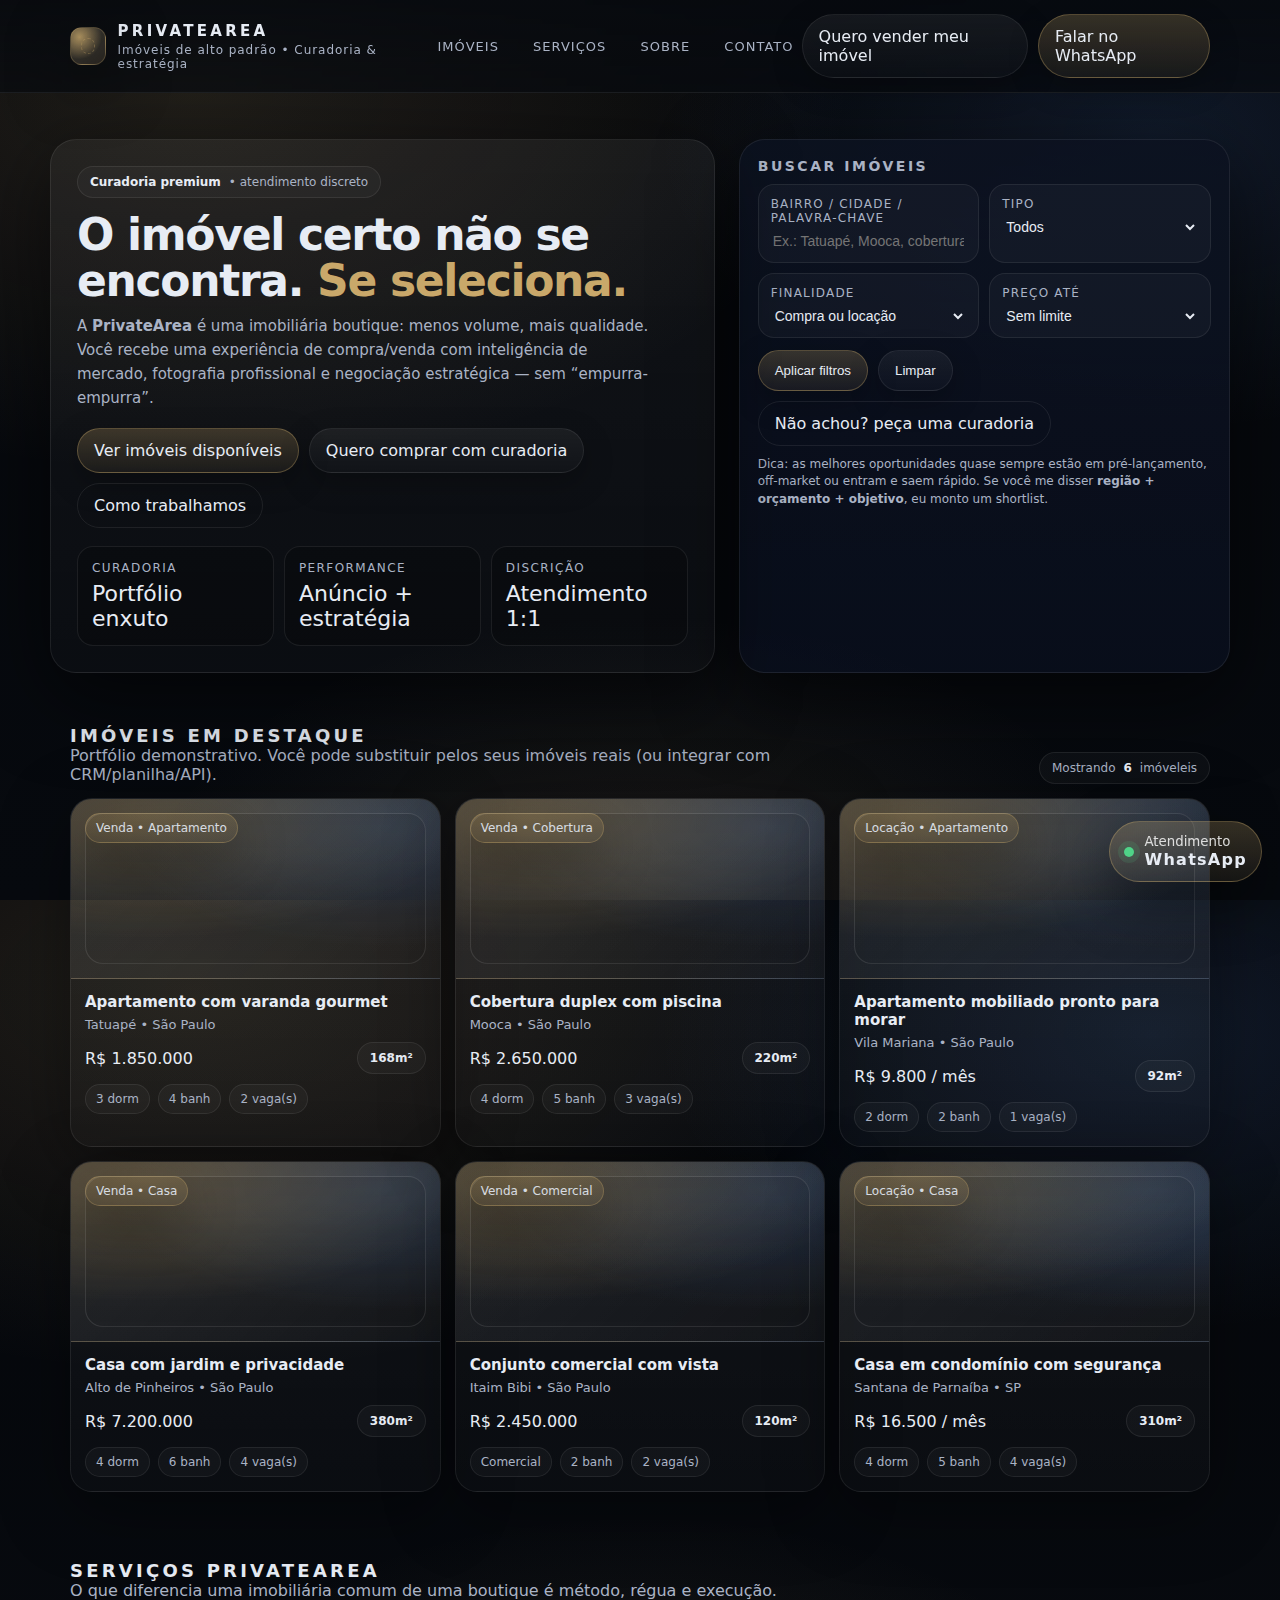
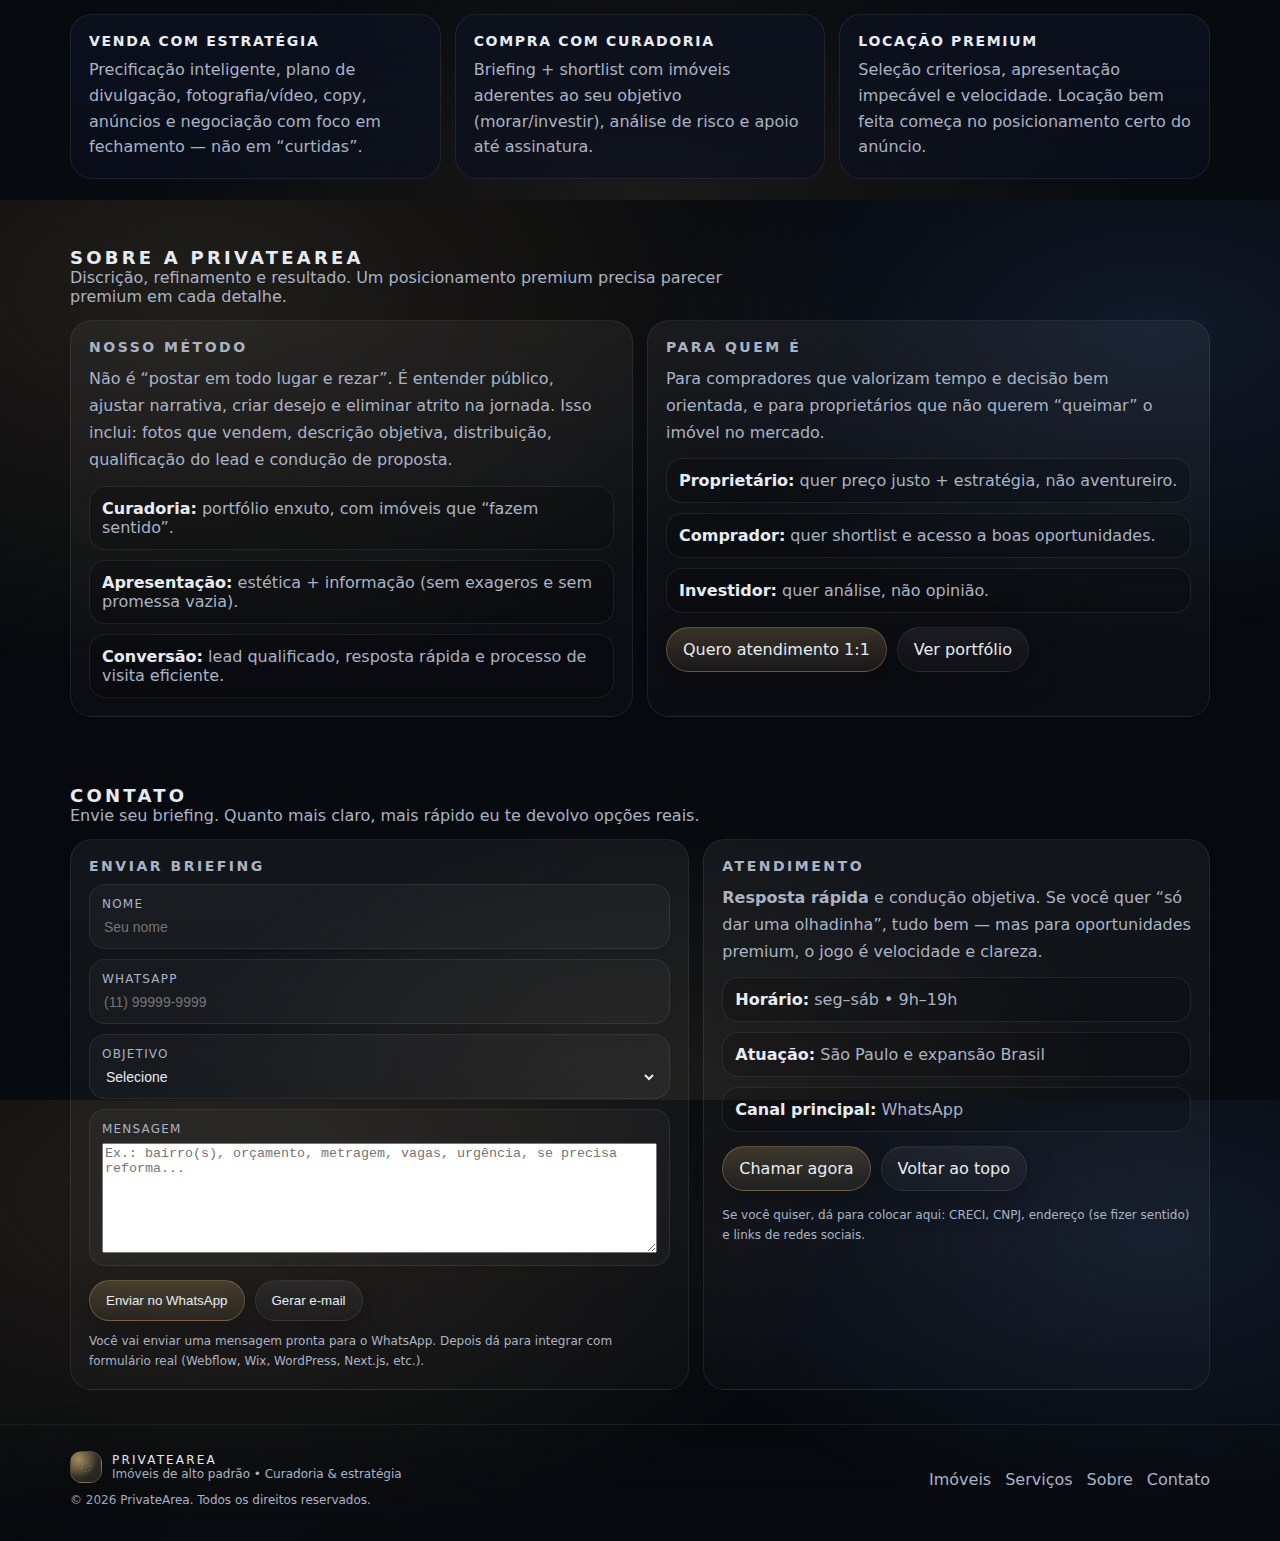
<file: index.html>
<!doctype html>
<html lang="pt-BR">
<head>
  <meta charset="utf-8" />
  <meta name="viewport" content="width=device-width,initial-scale=1" />
  <title>PrivateArea | Imóveis de Alto Padrão</title>
  <meta name="description" content="PrivateArea: curadoria premium de imóveis. Compra, venda e locação com atendimento discreto e estratégico." />
  <meta name="robots" content="index,follow" />

  <!-- Open Graph -->
  <meta property="og:title" content="PrivateArea | Imóveis de Alto Padrão" />
  <meta property="og:description" content="Curadoria premium de imóveis. Atendimento discreto, estratégico e humano." />
  <meta property="og:type" content="website" />
  <meta property="og:locale" content="pt_BR" />

  <!-- Schema.org (Organization) -->
  <script type="application/ld+json">
  {
    "@context":"https://schema.org",
    "@type":"RealEstateAgent",
    "name":"PrivateArea",
    "url":"https://example.com",
    "areaServed":"Brasil",
    "brand":"PrivateArea",
    "description":"Curadoria premium de imóveis com atendimento discreto e estratégico."
  }
  </script>

  <style>
    :root{
      --bg:#070A0F;
      --panel:#0C1220;
      --panel2:#0A1020;
      --text:#E7ECF4;
      --muted:#AAB3C5;
      --gold:#C9A86A;
      --gold2:#9F7D3A;
      --line:rgba(255,255,255,.08);
      --shadow: 0 24px 80px rgba(0,0,0,.55);
      --radius: 18px;
      --radius2: 26px;
      --max: 1180px;
      --font: ui-sans-serif, system-ui, -apple-system, Segoe UI, Roboto, Helvetica, Arial, "Apple Color Emoji","Segoe UI Emoji";
      --mono: ui-monospace, SFMono-Regular, Menlo, Monaco, Consolas, "Liberation Mono", "Courier New", monospace;
    }

    *{box-sizing:border-box}
    html,body{height:100%}
    body{
      margin:0;
      font-family:var(--font);
      color:var(--text);
      background:
        radial-gradient(1200px 700px at 15% 10%, rgba(201,168,106,.14), transparent 55%),
        radial-gradient(900px 540px at 90% 15%, rgba(100,160,255,.12), transparent 55%),
        radial-gradient(900px 520px at 50% 100%, rgba(201,168,106,.10), transparent 55%),
        linear-gradient(180deg, #05070B, var(--bg));
      overflow-x:hidden;
    }

    a{color:inherit;text-decoration:none}
    .wrap{max-width:var(--max);margin:0 auto;padding:0 20px}
    .btn{
      display:inline-flex;align-items:center;justify-content:center;gap:10px;
      padding:12px 16px;border-radius:999px;border:1px solid var(--line);
      background:linear-gradient(180deg, rgba(255,255,255,.06), rgba(255,255,255,.02));
      color:var(--text); cursor:pointer; transition:.2s ease;
      box-shadow: 0 10px 30px rgba(0,0,0,.25);
      user-select:none;
    }
    .btn:hover{transform:translateY(-1px);border-color:rgba(201,168,106,.35)}
    .btn.primary{
      border-color:rgba(201,168,106,.35);
      background:linear-gradient(180deg, rgba(201,168,106,.24), rgba(201,168,106,.08));
    }
    .btn.ghost{background:transparent;box-shadow:none}
    .tag{
      display:inline-flex;align-items:center;gap:8px;
      padding:8px 12px;border-radius:999px;border:1px solid var(--line);
      color:var(--muted);font-size:12px;background:rgba(255,255,255,.03)
    }
    .tag b{color:var(--text);font-weight:650}

    /* Topbar */
    header{
      position:sticky;top:0;z-index:60;
      backdrop-filter: blur(14px);
      background: linear-gradient(180deg, rgba(7,10,15,.88), rgba(7,10,15,.68));
      border-bottom:1px solid var(--line);
    }
    .topbar{display:flex;align-items:center;justify-content:space-between;padding:14px 0}
    .brand{display:flex;align-items:center;gap:12px}
    .logo{
      width:38px;height:38px;border-radius:12px;
      background: radial-gradient(circle at 25% 25%, rgba(201,168,106,.8), rgba(201,168,106,.12) 60%),
                  linear-gradient(145deg, rgba(255,255,255,.10), rgba(255,255,255,.02));
      border:1px solid rgba(201,168,106,.25);
      box-shadow:0 18px 60px rgba(0,0,0,.55);
      position:relative;
    }
    .logo:after{
      content:""; position:absolute; inset:10px;
      border-radius:10px; border:1px dashed rgba(201,168,106,.45);
      opacity:.75;
    }
    .brand h1{font-size:15px;letter-spacing:.22em;text-transform:uppercase;margin:0}
    .brand span{display:block;font-size:12px;color:var(--muted);letter-spacing:.08em;margin-top:3px}
    nav{display:flex;align-items:center;gap:18px}
    nav a{
      color:var(--muted);font-size:13px;letter-spacing:.08em;text-transform:uppercase;
      padding:10px 8px;border-radius:10px; transition:.2s ease;
    }
    nav a:hover{color:var(--text);background:rgba(255,255,255,.04)}
    .nav-actions{display:flex;gap:10px;align-items:center}

    .burger{display:none}
    @media (max-width: 900px){
      nav{display:none}
      .burger{display:inline-flex}
    }

    /* Hero */
    .hero{padding:46px 0 18px}
    .hero-grid{
      display:grid;grid-template-columns: 1.15fr .85fr;gap:24px;align-items:stretch;
    }
    @media (max-width: 980px){ .hero-grid{grid-template-columns:1fr;}}
    .hero-card{
      border:1px solid var(--line);
      border-radius:var(--radius2);
      background:linear-gradient(180deg, rgba(255,255,255,.05), rgba(255,255,255,.02));
      box-shadow:var(--shadow);
      overflow:hidden;
      position:relative;
    }
    .hero-card .inner{padding:26px}
    .headline{
      font-size:44px;line-height:1.05;margin:14px 0 10px;
      letter-spacing:-.03em;
    }
    @media (max-width: 520px){ .headline{font-size:36px;}}
    .sub{
      color:var(--muted);font-size:15px;line-height:1.6;margin:0 0 18px;
      max-width: 60ch;
    }
    .hero-actions{display:flex;flex-wrap:wrap;gap:10px;margin-top:14px}
    .hero-stats{
      display:grid;grid-template-columns:repeat(3,1fr);gap:10px;margin-top:18px
    }
    @media (max-width: 520px){ .hero-stats{grid-template-columns:1fr;}}
    .stat{
      border:1px solid var(--line);border-radius:16px;padding:14px;
      background:rgba(0,0,0,.18);
    }
    .stat .k{color:var(--muted);font-size:12px;letter-spacing:.12em;text-transform:uppercase}
    .stat .v{font-size:22px;margin-top:6px}
    .gold{color:var(--gold)}

    /* Search panel */
    .panel{
      border:1px solid var(--line);
      border-radius:var(--radius2);
      background:linear-gradient(180deg, rgba(12,18,32,.92), rgba(10,16,32,.72));
      box-shadow:var(--shadow);
      overflow:hidden;
    }
    .panel .inner{padding:18px}
    .panel h3{margin:0 0 10px;font-size:14px;letter-spacing:.18em;text-transform:uppercase;color:var(--muted)}
    .form{
      display:grid;grid-template-columns:1fr 1fr;gap:10px
    }
    @media (max-width: 520px){ .form{grid-template-columns:1fr;}}
    .field{
      display:flex;flex-direction:column;gap:7px;
      border:1px solid var(--line);border-radius:16px;padding:12px;background:rgba(255,255,255,.03)
    }
    .field label{font-size:12px;color:var(--muted);letter-spacing:.10em;text-transform:uppercase}
    .field input, .field select{
      width:100%;background:transparent;border:0;outline:0;color:var(--text);
      font-size:14px;
    }
    .field select option{background:#0B1020}
    .form-actions{display:flex;gap:10px;margin-top:12px;flex-wrap:wrap}
    .hint{font-size:12px;color:var(--muted);margin-top:10px;line-height:1.45}

    /* Sections */
    section{padding:34px 0}
    .section-title{
      display:flex;align-items:flex-end;justify-content:space-between;gap:16px;margin-bottom:14px
    }
    .section-title h2{
      margin:0;font-size:18px;letter-spacing:.18em;text-transform:uppercase
    }
    .section-title p{margin:0;color:var(--muted);max-width:70ch}

    /* Listings */
    .grid{
      display:grid;grid-template-columns:repeat(3,1fr);gap:14px
    }
    @media (max-width: 980px){ .grid{grid-template-columns:repeat(2,1fr)}}
    @media (max-width: 620px){ .grid{grid-template-columns:1fr}}
    .card{
      border:1px solid var(--line);
      border-radius:22px;
      background:linear-gradient(180deg, rgba(255,255,255,.05), rgba(255,255,255,.02));
      overflow:hidden;
      box-shadow: 0 18px 70px rgba(0,0,0,.38);
      transition:.2s ease;
      cursor:pointer;
      position:relative;
    }
    .card:hover{transform:translateY(-2px);border-color:rgba(201,168,106,.30)}
    .thumb{
      height:180px;
      background:
        radial-gradient(600px 220px at 20% 10%, rgba(201,168,106,.32), transparent 55%),
        radial-gradient(500px 220px at 85% 15%, rgba(100,160,255,.18), transparent 55%),
        linear-gradient(135deg, rgba(255,255,255,.08), rgba(255,255,255,.02));
      border-bottom:1px solid var(--line);
      position:relative;
    }
    .thumb:after{
      content:"";
      position:absolute; inset:14px;
      border-radius:18px;
      border:1px solid rgba(255,255,255,.10);
      background: linear-gradient(180deg, rgba(0,0,0,.08), rgba(0,0,0,0));
    }
    .card .content{padding:14px}
    .row{display:flex;align-items:center;justify-content:space-between;gap:10px}
    .title{font-size:15px;margin:0 0 6px}
    .loc{color:var(--muted);font-size:13px;margin:0 0 10px}
    .price{
      font-size:16px;margin:0;color:var(--text);
    }
    .badges{display:flex;gap:8px;flex-wrap:wrap;margin-top:10px}
    .badge{
      font-size:12px;color:var(--muted);
      border:1px solid var(--line);
      background:rgba(255,255,255,.03);
      padding:7px 10px;border-radius:999px;
    }
    .pill{
      position:absolute;top:14px;left:14px;
      border:1px solid rgba(201,168,106,.35);
      background:linear-gradient(180deg, rgba(201,168,106,.22), rgba(201,168,106,.08));
      padding:7px 10px;border-radius:999px;font-size:12px;
      box-shadow:0 16px 50px rgba(0,0,0,.35);
    }

    /* Services */
    .services{display:grid;grid-template-columns:repeat(3,1fr);gap:14px}
    @media (max-width: 980px){ .services{grid-template-columns:1fr}}
    .service{
      border:1px solid var(--line);border-radius:22px;padding:18px;
      background:linear-gradient(180deg, rgba(12,18,32,.8), rgba(10,16,32,.55));
    }
    .service h4{margin:0 0 8px;font-size:14px;letter-spacing:.12em;text-transform:uppercase}
    .service p{margin:0;color:var(--muted);line-height:1.6}

    /* About / CTA */
    .split{display:grid;grid-template-columns:1fr 1fr;gap:14px}
    @media (max-width: 980px){ .split{grid-template-columns:1fr}}
    .box{
      border:1px solid var(--line);
      border-radius:22px;
      background:linear-gradient(180deg, rgba(255,255,255,.05), rgba(255,255,255,.02));
      padding:18px;
    }
    .box h3{margin:0 0 10px;font-size:14px;letter-spacing:.18em;text-transform:uppercase;color:var(--muted)}
    .box p{margin:0;color:var(--muted);line-height:1.7}
    .list{margin:12px 0 0;padding:0;list-style:none;display:grid;gap:10px}
    .list li{
      border:1px solid var(--line);
      border-radius:16px;
      padding:12px;
      background:rgba(0,0,0,.16);
      color:var(--muted);
    }
    .list li b{color:var(--text)}

    /* Contact */
    .contact-grid{display:grid;grid-template-columns:1.1fr .9fr;gap:14px}
    @media (max-width: 980px){ .contact-grid{grid-template-columns:1fr}}
    .contact-form{
      display:grid;gap:10px
    }
    textarea{min-height:110px;resize:vertical}
    .fineprint{color:var(--muted);font-size:12px;line-height:1.55}

    /* Footer */
    footer{
      padding:26px 0 34px;
      border-top:1px solid var(--line);
      color:var(--muted);
      background: linear-gradient(180deg, rgba(7,10,15,0), rgba(7,10,15,.65));
    }
    .footer-grid{display:flex;flex-wrap:wrap;gap:14px;align-items:center;justify-content:space-between}
    .foot-links{display:flex;gap:14px;flex-wrap:wrap}
    .foot-links a{color:var(--muted)}
    .foot-links a:hover{color:var(--text)}

    /* Modal */
    .modal{
      position:fixed; inset:0; display:none; z-index:80;
      background: rgba(0,0,0,.66);
      backdrop-filter: blur(10px);
      padding:20px;
    }
    .modal.open{display:flex;align-items:center;justify-content:center}
    .modal-card{
      width:min(980px, 100%);
      border:1px solid var(--line);
      border-radius:26px;
      background: linear-gradient(180deg, rgba(12,18,32,.96), rgba(10,16,32,.82));
      box-shadow: var(--shadow);
      overflow:hidden;
    }
    .modal-top{
      display:flex;align-items:center;justify-content:space-between;gap:10px;
      padding:14px 16px;border-bottom:1px solid var(--line)
    }
    .modal-top .x{font-family:var(--mono);opacity:.85}
    .modal-body{display:grid;grid-template-columns:1.15fr .85fr;gap:0}
    @media (max-width: 980px){ .modal-body{grid-template-columns:1fr}}
    .gallery{
      min-height:280px;
      background:
        radial-gradient(700px 260px at 20% 10%, rgba(201,168,106,.30), transparent 55%),
        radial-gradient(560px 260px at 85% 15%, rgba(100,160,255,.16), transparent 55%),
        linear-gradient(135deg, rgba(255,255,255,.08), rgba(255,255,255,.02));
      border-right:1px solid var(--line);
      position:relative;
    }
    @media (max-width: 980px){ .gallery{border-right:0;border-bottom:1px solid var(--line)}}
    .gallery:after{
      content:""; position:absolute; inset:16px;
      border-radius:18px; border:1px solid rgba(255,255,255,.10);
      background:linear-gradient(180deg, rgba(0,0,0,.08), rgba(0,0,0,0));
    }
    .details{padding:16px}
    .details h3{margin:0 0 8px;font-size:18px}
    .details .meta{color:var(--muted);margin:0 0 12px;line-height:1.6}
    .kv{display:grid;grid-template-columns:1fr 1fr;gap:10px;margin:12px 0}
    .kv .item{
      border:1px solid var(--line);border-radius:16px;padding:12px;background:rgba(0,0,0,.16)
    }
    .kv .item .k{font-size:12px;color:var(--muted);letter-spacing:.10em;text-transform:uppercase}
    .kv .item .v{margin-top:6px;font-size:14px}
    .modal-actions{display:flex;gap:10px;flex-wrap:wrap;margin-top:12px}

    /* Floating WhatsApp */
    .wa{
      position:fixed;right:18px;bottom:18px;z-index:90;
      display:flex;align-items:center;gap:10px;
      border:1px solid rgba(201,168,106,.35);
      background:linear-gradient(180deg, rgba(201,168,106,.24), rgba(201,168,106,.08));
      padding:12px 14px;border-radius:999px;
      box-shadow: 0 20px 60px rgba(0,0,0,.45);
    }
    .wa small{display:block;color:rgba(255,255,255,.82);line-height:1.2}
    .wa b{display:block;letter-spacing:.08em}
    .dot{
      width:10px;height:10px;border-radius:50%;
      background:rgba(80,220,140,.95);
      box-shadow:0 0 0 6px rgba(80,220,140,.12);
    }

    /* Mobile menu */
    .mobile{
      display:none;
      border-top:1px solid var(--line);
      padding:10px 0 14px;
    }
    .mobile a{
      display:block;padding:12px 8px;border-radius:12px;color:var(--muted);
      text-transform:uppercase;letter-spacing:.10em;font-size:13px;
    }
    .mobile a:hover{background:rgba(255,255,255,.04);color:var(--text)}
    .mobile.open{display:block}
  </style>
</head>
<body>

<header>
  <div class="wrap">
    <div class="topbar">
      <div class="brand" aria-label="PrivateArea">
        <div class="logo" aria-hidden="true"></div>
        <div>
          <h1>PrivateArea</h1>
          <span>Imóveis de alto padrão • Curadoria & estratégia</span>
        </div>
      </div>

      <nav aria-label="Navegação principal">
        <a href="#imoveis">Imóveis</a>
        <a href="#servicos">Serviços</a>
        <a href="#sobre">Sobre</a>
        <a href="#contato">Contato</a>
      </nav>

      <div class="nav-actions">
        <button class="btn ghost burger" id="burgerBtn" aria-label="Abrir menu">☰</button>
        <a class="btn" href="#contato">Quero vender meu imóvel</a>
        <a class="btn primary" id="btnWhatsTop" href="#" rel="noopener">Falar no WhatsApp</a>
      </div>
    </div>

    <div class="mobile" id="mobileMenu" aria-label="Menu mobile">
      <a href="#imoveis" class="mLink">Imóveis</a>
      <a href="#servicos" class="mLink">Serviços</a>
      <a href="#sobre" class="mLink">Sobre</a>
      <a href="#contato" class="mLink">Contato</a>
    </div>
  </div>
</header>

<main>
  <div class="wrap hero" id="home">
    <div class="hero-grid">
      <div class="hero-card">
        <div class="inner">
          <span class="tag"><b>Curadoria premium</b> • atendimento discreto</span>
          <h2 class="headline">O imóvel certo não se encontra. <span class="gold">Se seleciona.</span></h2>
          <p class="sub">
            A <b>PrivateArea</b> é uma imobiliária boutique: menos volume, mais qualidade.
            Você recebe uma experiência de compra/venda com inteligência de mercado, fotografia profissional
            e negociação estratégica — sem “empurra-empurra”.
          </p>

          <div class="hero-actions">
            <a class="btn primary" href="#imoveis">Ver imóveis disponíveis</a>
            <a class="btn" href="#contato">Quero comprar com curadoria</a>
            <a class="btn ghost" href="#sobre">Como trabalhamos</a>
          </div>

          <div class="hero-stats" aria-label="Destaques">
            <div class="stat">
              <div class="k">Curadoria</div>
              <div class="v">Portfólio enxuto</div>
            </div>
            <div class="stat">
              <div class="k">Performance</div>
              <div class="v">Anúncio + estratégia</div>
            </div>
            <div class="stat">
              <div class="k">Discrição</div>
              <div class="v">Atendimento 1:1</div>
            </div>
          </div>
        </div>
      </div>

      <div class="panel" aria-label="Buscar imóveis">
        <div class="inner">
          <h3>Buscar imóveis</h3>
          <div class="form" id="searchForm">
            <div class="field">
              <label for="q">Bairro / cidade / palavra-chave</label>
              <input id="q" placeholder="Ex.: Tatuapé, Mooca, cobertura..." />
            </div>
            <div class="field">
              <label for="type">Tipo</label>
              <select id="type">
                <option value="">Todos</option>
                <option value="Apartamento">Apartamento</option>
                <option value="Casa">Casa</option>
                <option value="Cobertura">Cobertura</option>
                <option value="Comercial">Comercial</option>
              </select>
            </div>
            <div class="field">
              <label for="deal">Finalidade</label>
              <select id="deal">
                <option value="">Compra ou locação</option>
                <option value="Venda">Venda</option>
                <option value="Locação">Locação</option>
              </select>
            </div>
            <div class="field">
              <label for="maxPrice">Preço até</label>
              <select id="maxPrice">
                <option value="">Sem limite</option>
                <option value="800000">R$ 800 mil</option>
                <option value="1200000">R$ 1,2 mi</option>
                <option value="2000000">R$ 2 mi</option>
                <option value="3500000">R$ 3,5 mi</option>
                <option value="6000000">R$ 6 mi</option>
              </select>
            </div>
          </div>

          <div class="form-actions">
            <button class="btn primary" id="applyBtn">Aplicar filtros</button>
            <button class="btn" id="clearBtn">Limpar</button>
            <a class="btn ghost" href="#contato">Não achou? peça uma curadoria</a>
          </div>

          <p class="hint">
            Dica: as melhores oportunidades quase sempre estão em pré-lançamento, off-market ou entram e saem rápido.
            Se você me disser <b>região + orçamento + objetivo</b>, eu monto um shortlist.
          </p>
        </div>
      </div>
    </div>
  </div>

  <section id="imoveis">
    <div class="wrap">
      <div class="section-title">
        <div>
          <h2>Imóveis em destaque</h2>
          <p>Portfólio demonstrativo. Você pode substituir pelos seus imóveis reais (ou integrar com CRM/planilha/API).</p>
        </div>
        <div class="tag" id="resultTag">Mostrando <b>0</b> imóveis</div>
      </div>

      <div class="grid" id="listings"></div>
    </div>
  </section>

  <section id="servicos">
    <div class="wrap">
      <div class="section-title">
        <div>
          <h2>Serviços PrivateArea</h2>
          <p>O que diferencia uma imobiliária comum de uma boutique é método, régua e execução.</p>
        </div>
      </div>

      <div class="services">
        <div class="service">
          <h4>Venda com estratégia</h4>
          <p>Precificação inteligente, plano de divulgação, fotografia/vídeo, copy, anúncios e negociação com foco em fechamento — não em “curtidas”.</p>
        </div>
        <div class="service">
          <h4>Compra com curadoria</h4>
          <p>Briefing + shortlist com imóveis aderentes ao seu objetivo (morar/investir), análise de risco e apoio até assinatura.</p>
        </div>
        <div class="service">
          <h4>Locação premium</h4>
          <p>Seleção criteriosa, apresentação impecável e velocidade. Locação bem feita começa no posicionamento certo do anúncio.</p>
        </div>
      </div>
    </div>
  </section>

  <section id="sobre">
    <div class="wrap">
      <div class="section-title">
        <div>
          <h2>Sobre a PrivateArea</h2>
          <p>Discrição, refinamento e resultado. Um posicionamento premium precisa parecer premium em cada detalhe.</p>
        </div>
      </div>

      <div class="split">
        <div class="box">
          <h3>Nosso método</h3>
          <p>
            Não é “postar em todo lugar e rezar”. É entender público, ajustar narrativa, criar desejo e eliminar atrito na jornada.
            Isso inclui: fotos que vendem, descrição objetiva, distribuição, qualificação do lead e condução de proposta.
          </p>
          <ul class="list">
            <li><b>Curadoria:</b> portfólio enxuto, com imóveis que “fazem sentido”.</li>
            <li><b>Apresentação:</b> estética + informação (sem exageros e sem promessa vazia).</li>
            <li><b>Conversão:</b> lead qualificado, resposta rápida e processo de visita eficiente.</li>
          </ul>
        </div>

        <div class="box">
          <h3>Para quem é</h3>
          <p>
            Para compradores que valorizam tempo e decisão bem orientada, e para proprietários que não querem “queimar” o imóvel no mercado.
          </p>
          <ul class="list">
            <li><b>Proprietário:</b> quer preço justo + estratégia, não aventureiro.</li>
            <li><b>Comprador:</b> quer shortlist e acesso a boas oportunidades.</li>
            <li><b>Investidor:</b> quer análise, não opinião.</li>
          </ul>

          <div style="margin-top:14px; display:flex; gap:10px; flex-wrap:wrap;">
            <a class="btn primary" href="#contato">Quero atendimento 1:1</a>
            <a class="btn" href="#imoveis">Ver portfólio</a>
          </div>
        </div>
      </div>
    </div>
  </section>

  <section id="contato">
    <div class="wrap">
      <div class="section-title">
        <div>
          <h2>Contato</h2>
          <p>Envie seu briefing. Quanto mais claro, mais rápido eu te devolvo opções reais.</p>
        </div>
      </div>

      <div class="contact-grid">
        <div class="box">
          <h3>Enviar briefing</h3>
          <form class="contact-form" id="contactForm">
            <div class="field">
              <label for="name">Nome</label>
              <input id="name" required placeholder="Seu nome" />
            </div>
            <div class="field">
              <label for="phone">WhatsApp</label>
              <input id="phone" required placeholder="(11) 99999-9999" />
            </div>
            <div class="field">
              <label for="goal">Objetivo</label>
              <select id="goal" required>
                <option value="">Selecione</option>
                <option>Quero comprar</option>
                <option>Quero vender</option>
                <option>Quero alugar</option>
                <option>Quero investir</option>
              </select>
            </div>
            <div class="field">
              <label for="msg">Mensagem</label>
              <textarea id="msg" placeholder="Ex.: bairro(s), orçamento, metragem, vagas, urgência, se precisa reforma..."></textarea>
            </div>

            <div style="display:flex; gap:10px; flex-wrap:wrap; margin-top:4px;">
              <button class="btn primary" type="submit">Enviar no WhatsApp</button>
              <button class="btn" type="button" id="emailBtn">Gerar e-mail</button>
            </div>

            <p class="fineprint">
              Você vai enviar uma mensagem pronta para o WhatsApp. Depois dá para integrar com formulário real (Webflow, Wix, WordPress, Next.js, etc.).
            </p>
          </form>
        </div>

        <div class="box">
          <h3>Atendimento</h3>
          <p>
            <b>Resposta rápida</b> e condução objetiva. Se você quer “só dar uma olhadinha”, tudo bem —
            mas para oportunidades premium, o jogo é velocidade e clareza.
          </p>
          <ul class="list">
            <li><b>Horário:</b> seg–sáb • 9h–19h</li>
            <li><b>Atuação:</b> São Paulo e expansão Brasil</li>
            <li><b>Canal principal:</b> WhatsApp</li>
          </ul>

          <div style="margin-top:14px; display:flex; gap:10px; flex-wrap:wrap;">
            <a class="btn primary" id="btnWhatsContact" href="#" rel="noopener">Chamar agora</a>
            <a class="btn" href="#home">Voltar ao topo</a>
          </div>

          <p class="hint" style="margin-top:14px">
            Se você quiser, dá para colocar aqui: CRECI, CNPJ, endereço (se fizer sentido) e links de redes sociais.
          </p>
        </div>
      </div>
    </div>
  </section>
</main>

<footer>
  <div class="wrap">
    <div class="footer-grid">
      <div>
        <div style="display:flex;align-items:center;gap:10px">
          <div class="logo" aria-hidden="true" style="width:32px;height:32px;border-radius:12px"></div>
          <div>
            <div style="letter-spacing:.18em;text-transform:uppercase;font-size:12px;color:var(--text)">PrivateArea</div>
            <div style="font-size:12px;color:var(--muted)">Imóveis de alto padrão • Curadoria & estratégia</div>
          </div>
        </div>
        <div style="margin-top:10px;font-size:12px">© <span id="year"></span> PrivateArea. Todos os direitos reservados.</div>
      </div>

      <div class="foot-links">
        <a href="#imoveis">Imóveis</a>
        <a href="#servicos">Serviços</a>
        <a href="#sobre">Sobre</a>
        <a href="#contato">Contato</a>
      </div>
    </div>
  </div>
</footer>

<a class="wa" id="waFloat" href="#" rel="noopener" aria-label="Falar no WhatsApp">
  <span class="dot" aria-hidden="true"></span>
  <span>
    <small>Atendimento</small>
    <b>WhatsApp</b>
  </span>
</a>

<!-- Modal -->
<div class="modal" id="modal" role="dialog" aria-modal="true" aria-label="Detalhes do imóvel">
  <div class="modal-card">
    <div class="modal-top">
      <div class="tag" id="modalTag"><b>Imóvel</b> • Detalhes</div>
      <button class="btn ghost" id="closeModal" aria-label="Fechar"><span class="x">X</span></button>
    </div>
    <div class="modal-body">
      <div class="gallery" id="modalGallery"></div>
      <div class="details">
        <h3 id="modalTitle">—</h3>
        <p class="meta" id="modalMeta">—</p>
        <p class="price" id="modalPrice">—</p>

        <div class="kv" id="modalKV"></div>

        <div class="modal-actions">
          <a class="btn primary" id="modalWhats" href="#" rel="noopener">Agendar visita</a>
          <a class="btn" id="modalCopy" href="#">Copiar link/ID</a>
        </div>

        <p class="hint" id="modalHint"></p>
      </div>
    </div>
  </div>
</div>

<script>
  // ======== CONFIGURE AQUI ========
  // Coloque seu WhatsApp com DDI (Brasil = 55). Ex.: 5511999999999
  const WHATSAPP_NUMBER = "5511999999999";

  // Se quiser um e-mail de contato:
  const CONTACT_EMAIL = "contato@privatearea.com.br";

  // Imóveis demonstrativos (substitua pelos seus reais)
  const properties = [
    {
      id: "PA-001",
      deal: "Venda",
      type: "Apartamento",
      title: "Apartamento com varanda gourmet",
      location: "Tatuapé • São Paulo",
      price: 1850000,
      area: 168,
      beds: 3,
      baths: 4,
      parking: 2,
      highlights: ["Andar alto", "Lazer completo", "Sol da manhã"],
      note: "Ideal para quem quer região consolidada, planta ampla e liquidez."
    },
    {
      id: "PA-002",
      deal: "Venda",
      type: "Cobertura",
      title: "Cobertura duplex com piscina",
      location: "Mooca • São Paulo",
      price: 2650000,
      area: 220,
      beds: 4,
      baths: 5,
      parking: 3,
      highlights: ["Piscina privativa", "Vista aberta", "Espaço gourmet"],
      note: "Produto raro: perfil premium com diferenciação real."
    },
    {
      id: "PA-003",
      deal: "Locação",
      type: "Apartamento",
      title: "Apartamento mobiliado pronto para morar",
      location: "Vila Mariana • São Paulo",
      price: 9800,
      area: 92,
      beds: 2,
      baths: 2,
      parking: 1,
      highlights: ["Mobiliado", "Próximo ao metrô", "Condomínio clube"],
      note: "Locação premium: rapidez na ocupação quando o anúncio está certo."
    },
    {
      id: "PA-004",
      deal: "Venda",
      type: "Casa",
      title: "Casa com jardim e privacidade",
      location: "Alto de Pinheiros • São Paulo",
      price: 7200000,
      area: 380,
      beds: 4,
      baths: 6,
      parking: 4,
      highlights: ["Jardim amplo", "Rua tranquila", "Projeto contemporâneo"],
      note: "Para quem valoriza discrição e qualidade de vida."
    },
    {
      id: "PA-005",
      deal: "Venda",
      type: "Comercial",
      title: "Conjunto comercial com vista",
      location: "Itaim Bibi • São Paulo",
      price: 2450000,
      area: 120,
      beds: 0,
      baths: 2,
      parking: 2,
      highlights: ["Recepção", "Salas moduláveis", "Localização premium"],
      note: "Excelente para escritório boutique e consultórios."
    },
    {
      id: "PA-006",
      deal: "Locação",
      type: "Casa",
      title: "Casa em condomínio com segurança",
      location: "Santana de Parnaíba • SP",
      price: 16500,
      area: 310,
      beds: 4,
      baths: 5,
      parking: 4,
      highlights: ["Condomínio", "Área gourmet", "Segurança 24h"],
      note: "Alto padrão com logística boa e infraestrutura completa."
    }
  ];

  // ======== HELPERS ========
  const money = (v) => {
    try {
      return v.toLocaleString("pt-BR", { style:"currency", currency:"BRL", maximumFractionDigits:0 });
    } catch {
      return "R$ " + String(v);
    }
  };

  const waLink = (text) => {
    const base = "https://wa.me/" + WHATSAPP_NUMBER;
    const msg = encodeURIComponent(text);
    return base + "?text=" + msg;
  };

  const byId = (id) => document.getElementById(id);

  // ======== RENDER LISTINGS ========
  const listingsEl = byId("listings");
  const resultTag = byId("resultTag");

  function cardTemplate(p){
    const priceLabel = (p.deal === "Locação")
      ? money(p.price) + " / mês"
      : money(p.price);

    const topPill = p.deal === "Locação" ? "Locação" : "Venda";
    return `
      <article class="card" data-id="${p.id}" tabindex="0" role="button" aria-label="Abrir detalhes ${p.title}">
        <div class="thumb">
          <div class="pill">${topPill} • ${p.type}</div>
        </div>
        <div class="content">
          <div class="row">
            <h3 class="title">${p.title}</h3>
          </div>
          <p class="loc">${p.location}</p>
          <div class="row">
            <p class="price">${priceLabel}</p>
            <span class="tag"><b>${p.area}m²</b></span>
          </div>
          <div class="badges">
            ${p.beds ? `<span class="badge">${p.beds} dorm</span>` : `<span class="badge">Comercial</span>`}
            <span class="badge">${p.baths} banh</span>
            <span class="badge">${p.parking} vaga(s)</span>
          </div>
        </div>
      </article>
    `;
  }

  function render(list){
    listingsEl.innerHTML = list.map(cardTemplate).join("");
    const count = list.length;
    resultTag.innerHTML = `Mostrando <b>${count}</b> imóvel${count===1?"":"eis"}`;
  }

  // ======== FILTERS ========
  function applyFilters(){
    const q = (byId("q").value || "").trim().toLowerCase();
    const type = byId("type").value;
    const deal = byId("deal").value;
    const maxPrice = Number(byId("maxPrice").value || 0);

    const filtered = properties.filter(p => {
      const matchQ = !q || (
        p.title.toLowerCase().includes(q) ||
        p.location.toLowerCase().includes(q) ||
        p.type.toLowerCase().includes(q) ||
        p.deal.toLowerCase().includes(q) ||
        p.id.toLowerCase().includes(q)
      );
      const matchType = !type || p.type === type;
      const matchDeal = !deal || p.deal === deal;
      const matchPrice = !maxPrice || p.price <= maxPrice;
      return matchQ && matchType && matchDeal && matchPrice;
    });

    render(filtered);
  }

  function clearFilters(){
    byId("q").value = "";
    byId("type").value = "";
    byId("deal").value = "";
    byId("maxPrice").value = "";
    render(properties);
  }

  byId("applyBtn").addEventListener("click", applyFilters);
  byId("clearBtn").addEventListener("click", clearFilters);

  // ======== MODAL DETAILS ========
  const modal = byId("modal");
  const closeModal = byId("closeModal");

  function openModal(p){
    byId("modalTitle").textContent = `${p.title}`;
    byId("modalMeta").textContent = `${p.location} • ${p.deal} • ${p.type} • ID: ${p.id}`;

    const priceLabel = (p.deal === "Locação") ? money(p.price) + " / mês" : money(p.price);
    byId("modalPrice").textContent = priceLabel;

    const kv = [
      ["Área", `${p.area} m²`],
      ["Dormitórios", p.beds ? String(p.beds) : "—"],
      ["Banheiros", String(p.baths)],
      ["Vagas", String(p.parking)]
    ];

    byId("modalKV").innerHTML = kv.map(([k,v]) => `
      <div class="item">
        <div class="k">${k}</div>
        <div class="v">${v}</div>
      </div>
    `).join("");

    byId("modalHint").textContent = p.note || "";

    const msg = `Olá! Tenho interesse no imóvel ${p.id} (${p.title}). Podemos agendar uma visita?`;
    byId("modalWhats").href = waLink(msg);

    byId("modalCopy").onclick = (e) => {
      e.preventDefault();
      const text = `PrivateArea - ${p.id}`;
      navigator.clipboard?.writeText(text);
      byId("modalCopy").textContent = "Copiado ✓";
      setTimeout(() => byId("modalCopy").textContent = "Copiar link/ID", 1300);
    };

    modal.classList.add("open");
  }

  function close(){
    modal.classList.remove("open");
  }
  closeModal.addEventListener("click", close);
  modal.addEventListener("click", (e)=>{ if(e.target === modal) close(); });
  document.addEventListener("keydown", (e)=>{ if(e.key === "Escape") close(); });

  // Delegate click on cards
  listingsEl.addEventListener("click", (e)=>{
    const card = e.target.closest(".card");
    if(!card) return;
    const id = card.getAttribute("data-id");
    const p = properties.find(x => x.id === id);
    if(p) openModal(p);
  });
  listingsEl.addEventListener("keydown", (e)=>{
    if(e.key !== "Enter") return;
    const card = e.target.closest(".card");
    if(!card) return;
    const id = card.getAttribute("data-id");
    const p = properties.find(x => x.id === id);
    if(p) openModal(p);
  });

  // ======== CONTACT FORM ACTIONS ========
  function buildBriefing(){
    const name = byId("name").value.trim();
    const phone = byId("phone").value.trim();
    const goal = byId("goal").value.trim();
    const msg = byId("msg").value.trim();

    const lines = [
      `Olá! Sou ${name}.`,
      `WhatsApp: ${phone}.`,
      `Objetivo: ${goal}.`,
      msg ? `Briefing: ${msg}` : `Briefing: (não informado)`,
      "",
      "Quero atendimento PrivateArea."
    ];
    return lines.join("\n");
  }

  byId("contactForm").addEventListener("submit", (e)=>{
    e.preventDefault();
    const text = buildBriefing();
    window.open(waLink(text), "_blank", "noopener");
  });

  byId("emailBtn").addEventListener("click", ()=>{
    const text = buildBriefing();
    const subject = encodeURIComponent("Briefing - PrivateArea");
    const body = encodeURIComponent(text);
    window.location.href = `mailto:${CONTACT_EMAIL}?subject=${subject}&body=${body}`;
  });

  // ======== WHATSAPP BUTTONS ========
  const topMsg = "Olá! Quero falar com a PrivateArea. Pode me atender?";
  byId("btnWhatsTop").href = waLink(topMsg);
  byId("btnWhatsContact").href = waLink(topMsg);
  byId("waFloat").href = waLink(topMsg);

  // ======== MOBILE MENU ========
  const burgerBtn = byId("burgerBtn");
  const mobileMenu = byId("mobileMenu");
  burgerBtn.addEventListener("click", ()=>{
    mobileMenu.classList.toggle("open");
  });
  document.querySelectorAll(".mLink").forEach(a=>{
    a.addEventListener("click", ()=> mobileMenu.classList.remove("open"));
  });

  // ======== INIT ========
  byId("year").textContent = new Date().getFullYear();
  render(properties);
</script>
</body>
</html>
</file>
